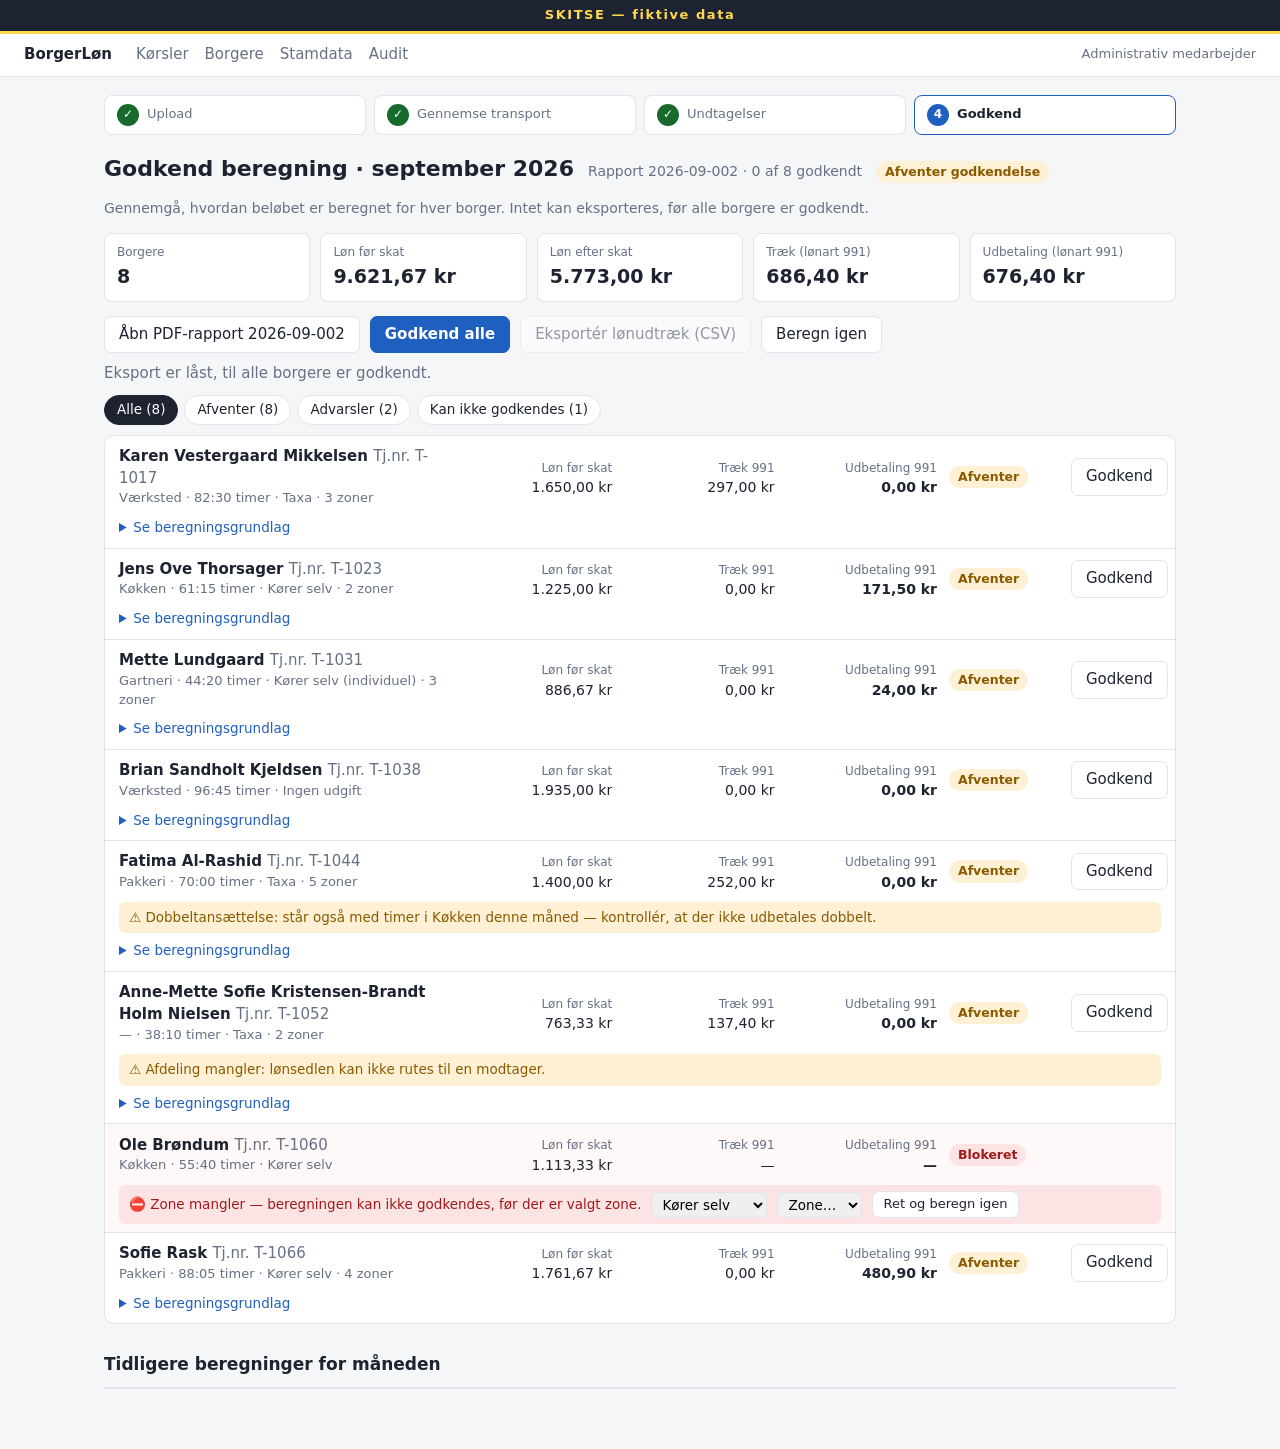
<file: docs/mockups/mockup-0001-approval-screen/index.html>
<!DOCTYPE html>
<html lang="da">
<head>
<meta charset="utf-8">
<meta name="viewport" content="width=device-width, initial-scale=1">
<title>SKITSE — Godkend beregning</title>
<style>
  :root {
    --bg: #f5f6f8; --card: #fff; --text: #1d2330; --mu: #667085; --border: #e1e4ea;
    --primary: #1f5fbf; --primary-d: #184c99;
    --ok-bg: #e4f4e8; --ok: #17692c; --warn-bg: #fdf0d5; --warn: #8a5a00;
    --err-bg: #fde4e4; --err: #a11a1a; --info-bg: #e3edfb; --info: #1f4f99;
  }
  * { box-sizing: border-box; }
  body { margin: 0; font: 15px/1.45 system-ui, "Segoe UI", Arial, sans-serif; background: var(--bg); color: var(--text); }
  .sketch-band { position: sticky; top: 0; z-index: 50; background: #1d2330; color: #ffd84d; text-align: center;
    font-weight: 700; letter-spacing: .12em; padding: 6px 10px; font-size: 13px; border-bottom: 3px solid #ffd84d; }
  header.app { background: var(--card); border-bottom: 1px solid var(--border); padding: 10px 24px; display: flex; align-items: center; gap: 24px; }
  header.app .logo { font-weight: 700; }
  header.app nav { display: flex; gap: 16px; color: var(--mu); }
  header.app nav span.on { color: var(--text); font-weight: 600; }
  header.app .user { margin-left: auto; color: var(--mu); font-size: 13px; }
  main { max-width: 1120px; margin: 0 auto; padding: 18px 24px 60px; }

  .stepper { display: flex; gap: 8px; margin-bottom: 18px; }
  .step { flex: 1; padding: 8px 12px; border-radius: 8px; background: var(--card); border: 1px solid var(--border); color: var(--mu); font-size: 13px; display: flex; gap: 8px; align-items: center; }
  .step b { display: inline-grid; place-items: center; width: 22px; height: 22px; border-radius: 50%; background: var(--border); color: var(--text); font-size: 12px; }
  .step.done b { background: var(--ok); color: #fff; }
  .step.on { border-color: var(--primary); color: var(--text); font-weight: 600; }
  .step.on b { background: var(--primary); color: #fff; }

  .head { display: flex; align-items: baseline; gap: 14px; flex-wrap: wrap; }
  h1 { font-size: 22px; margin: 0; }
  h2 { font-size: 17px; margin: 28px 0 10px; }
  .sub, .mu { color: var(--mu); }
  .sub { font-size: 14px; }
  .tiles { display: grid; grid-template-columns: repeat(5, 1fr); gap: 10px; margin: 14px 0; }
  .tile { background: var(--card); border: 1px solid var(--border); border-radius: 8px; padding: 10px 12px; }
  .tile .l { font-size: 12px; color: var(--mu); }
  .tile .v { font-size: 19px; font-weight: 650; margin-top: 2px; font-variant-numeric: tabular-nums; }

  .actions { display: flex; gap: 10px; align-items: center; flex-wrap: wrap; margin: 12px 0 6px; }
  button, .btn { font: inherit; padding: 7px 14px; border: 1px solid var(--border); background: var(--card); border-radius: 7px; cursor: pointer; color: var(--text); }
  button:hover { background: #eef0f4; }
  button.primary { background: var(--primary); border-color: var(--primary); color: #fff; font-weight: 600; }
  button.primary:hover { background: var(--primary-d); }
  button:disabled { opacity: .45; cursor: not-allowed; }
  .badge { display: inline-block; padding: 2px 9px; border-radius: 999px; font-size: 12.5px; font-weight: 600; }
  .badge.ok { background: var(--ok-bg); color: var(--ok); }
  .badge.warn { background: var(--warn-bg); color: var(--warn); }
  .badge.err { background: var(--err-bg); color: var(--err); }
  .badge.info { background: var(--info-bg); color: var(--info); }

  .filters { display: flex; gap: 6px; margin: 10px 0; }
  .filters button { border-radius: 999px; padding: 4px 12px; font-size: 13.5px; }
  .filters button.on { background: var(--text); color: #fff; border-color: var(--text); }

  .rows { background: var(--card); border: 1px solid var(--border); border-radius: 10px; overflow: hidden; }
  .item { border-bottom: 1px solid var(--border); }
  .item:last-child { border-bottom: none; }
  .item.blocked { background: #fff8f8; }
  .row { display: grid; grid-template-columns: minmax(220px, 2.2fr) repeat(3, 1fr) 110px 90px; gap: 12px; align-items: center; padding: 10px 14px; }
  .nm { margin: 0; font-weight: 600; }
  .row p.mu { margin: 0; font-size: 13px; }
  .right { text-align: right; font-variant-numeric: tabular-nums; white-space: nowrap; font-size: 14px; }
  .right .mu { font-size: 12px; }
  .flags { padding: 0 14px 8px; display: flex; flex-direction: column; gap: 5px; }
  .flag { font-size: 13.5px; padding: 6px 10px; border-radius: 6px; display: flex; gap: 10px; align-items: center; flex-wrap: wrap; }
  .flag.warn { background: var(--warn-bg); color: var(--warn); }
  .flag.err { background: var(--err-bg); color: var(--err); }
  .flag select, .flag input { font: inherit; padding: 3px 6px; border: 1px solid var(--border); border-radius: 5px; }
  .flag button { padding: 3px 10px; font-size: 13px; }
  details { padding: 0 14px 10px; }
  summary { cursor: pointer; color: var(--primary); font-size: 13.5px; }
  table.t { width: 100%; border-collapse: collapse; margin-top: 8px; font-size: 13.5px; }
  table.t th { text-align: left; color: var(--mu); font-weight: 600; border-bottom: 1px solid var(--border); padding: 5px 8px; }
  table.t td { padding: 5px 8px; border-bottom: 1px solid #f0f1f4; }
  table.t th.r, table.t td.r { text-align: right; font-variant-numeric: tabular-nums; white-space: nowrap; }
  table.t td.note { color: var(--mu); font-style: italic; }

  .hist { display: grid; grid-template-columns: 1fr 1.4fr 140px; gap: 12px; align-items: center; padding: 10px 14px; border-bottom: 1px solid var(--border); }
  .hist:last-child { border-bottom: none; }
  .confirm { background: var(--warn-bg); color: var(--warn); border: 1px solid #ecd49a; border-radius: 8px; padding: 10px 14px; margin: 8px 0; display: none; gap: 10px; align-items: center; flex-wrap: wrap; }
  .toast { position: fixed; bottom: 22px; left: 50%; transform: translateX(-50%); background: #1d2330; color: #fff; padding: 10px 18px; border-radius: 8px; font-size: 14px; opacity: 0; pointer-events: none; transition: opacity .2s; max-width: 80vw; text-align: center; }
  .toast.show { opacity: 1; }
  @media (max-width: 860px) { .tiles { grid-template-columns: repeat(2, 1fr); } .row { grid-template-columns: 1fr 1fr; } }
</style>
</head>
<body>
<div class="sketch-band">SKITSE — fiktive data</div>

<header class="app">
  <span class="logo">BorgerLøn</span>
  <nav><span>Kørsler</span><span>Borgere</span><span>Stamdata</span><span>Audit</span></nav>
  <span class="user">Administrativ medarbejder</span>
</header>

<main>
  <div class="stepper">
    <div class="step done"><b>✓</b> Upload</div>
    <div class="step done"><b>✓</b> Gennemse transport</div>
    <div class="step done"><b>✓</b> Undtagelser</div>
    <div class="step on"><b>4</b> Godkend</div>
  </div>

  <div class="head">
    <h1>Godkend beregning · september 2026</h1>
    <span class="sub" id="meta"></span>
    <span id="statusBadge"></span>
  </div>
  <p class="sub">Gennemgå, hvordan beløbet er beregnet for hver borger. Intet kan eksporteres, før alle borgere er godkendt.</p>

  <div class="tiles" id="tiles"></div>

  <div class="actions">
    <button id="pdfBtn">Åbn PDF-rapport</button>
    <button class="primary" id="approveAll">Godkend alle</button>
    <button id="reopen" style="display:none">Genåbn til rettelser</button>
    <button id="exportBtn">Eksportér lønudtræk (CSV)</button>
    <button id="recalcBtn">Beregn igen</button>
    <span class="mu" id="exportNote"></span>
  </div>
  <div class="confirm" id="recalcConfirm">
    <span><strong>Beregn igen?</strong> Der oprettes en ny rapport, og alle godkendelser bortfalder.</span>
    <button class="primary" id="recalcYes">Ja, beregn igen</button>
    <button id="recalcNo">Annullér</button>
  </div>

  <div class="filters" id="filters"></div>

  <div class="rows" id="rows"></div>

  <h2>Tidligere beregninger for måneden</h2>
  <div class="rows" id="hist"></div>
</main>

<div class="toast" id="toast"></div>

<script>
  // ---- Fiktive data (ingen rigtige personer, ingen personnumre) ----
  var RATE = 20;            // kr pr. time, før skat (fiktiv)
  var TAX = 0.40;           // skatteprocent (fiktiv)
  var MAX_SHARE = 0.30;     // højst 30 % af løn efter skat
  var ZONE_PRICE = { 1: 12, 2: 14, 3: 17, 4: 21, 5: 25, 6: 29 }; // pr. enkeltrejse (fiktive)

  var citizens = [
    { name: "Karen Vestergaard Mikkelsen", tj: "T-1017", dept: "Værksted", min: 82*60+30, transport: "taxa", zones: 3, days: 17, individual: false, warns: [] },
    { name: "Jens Ove Thorsager", tj: "T-1023", dept: "Køkken", min: 61*60+15, transport: "selv", zones: 2, days: 14, individual: false, warns: [] },
    { name: "Mette Lundgaard", tj: "T-1031", dept: "Gartneri", min: 44*60+20, transport: "selv", zones: 3, days: 4, individual: true, warns: [] },
    { name: "Brian Sandholt Kjeldsen", tj: "T-1038", dept: "Værksted", min: 96*60+45, transport: "ingen", zones: null, days: 0, individual: false, warns: [] },
    { name: "Fatima Al-Rashid", tj: "T-1044", dept: "Pakkeri", min: 70*60, transport: "taxa", zones: 5, days: 18, individual: false,
      warns: ["Dobbeltansættelse: står også med timer i Køkken denne måned — kontrollér, at der ikke udbetales dobbelt."] },
    { name: "Anne-Mette Sofie Kristensen-Brandt Holm Nielsen", tj: "T-1052", dept: "", min: 38*60+10, transport: "taxa", zones: 2, days: 12, individual: false,
      warns: ["Afdeling mangler: lønsedlen kan ikke rutes til en modtager."] },
    { name: "Ole Brøndum", tj: "T-1060", dept: "Køkken", min: 55*60+40, transport: "selv", zones: null, days: 13, individual: false, warns: [] },
    { name: "Sofie Rask", tj: "T-1066", dept: "Pakkeri", min: 88*60+5, transport: "selv", zones: 4, days: 19, individual: false, warns: [] }
  ];
  citizens.forEach(function (c) { c.approved = false; });

  var reportNo = 2;
  var history = [
    { id: "2026-09-001", when: "03.10.2026 08:41", user: "admin-demo" },
    { id: "2026-09-002", when: "03.10.2026 09:12", user: "admin-demo" }
  ];
  var filter = "alle";

  // ---- Beregning ----
  function r2(n) { return Math.round(n * 100) / 100; }
  function kr(n) { return n.toLocaleString("da-DK", { minimumFractionDigits: 2, maximumFractionDigits: 2 }) + " kr"; }
  function hm(min) { return Math.floor(min / 60) + ":" + String(min % 60).padStart(2, "0"); }
  function transportName(c) {
    return { taxa: "Taxa", selv: c.individual ? "Kører selv (individuel)" : "Kører selv", ingen: "Ingen udgift" }[c.transport];
  }
  function blockers(c) {
    var b = [];
    if (c.transport !== "ingen" && !c.zones) b.push("Zone mangler — beregningen kan ikke godkendes, før der er valgt zone.");
    return b;
  }
  function calc(c) {
    var hours = c.min / 60;
    var before = r2(hours * RATE);
    var after = r2(before * (1 - TAX));
    var steps = [];
    steps.push({ t: "Løn før skat (lønart 110)", f: "timer × timesats", i: hm(c.min) + " t × " + RATE + " kr", r: kr(before) });
    steps.push({ t: "Løn efter skat", f: "løn før skat × (1 − skat)", i: kr(before) + " × " + (1 - TAX).toFixed(2), r: kr(after) });
    var out = { before: before, after: after, deduction: 0, payout: 0, steps: steps, ok: true };
    if (c.transport === "ingen") {
      steps.push({ t: "Transport", f: "ingen udgift", i: "—", r: kr(0), note: "Ingen kørsel at beregne." });
      return out;
    }
    if (!c.zones) { out.ok = false; return out; }
    var ownZones = Math.min(c.zones, 2);
    var ownBase = r2(ZONE_PRICE[ownZones] * 2 * c.days);
    var cap = r2(after * MAX_SHARE);
    var own = Math.min(ownBase, cap);
    steps.push({ t: "Egenbetaling før loft", f: "zonepris (maks. 2 zoner) × 2 × dage", i: ZONE_PRICE[ownZones] + " × 2 × " + c.days + " d", r: kr(ownBase) });
    steps.push({ t: "Loft for egenbetaling", f: "30 % af løn efter skat", i: "30 % × " + kr(after), r: kr(cap) });
    steps.push({ t: "Egenbetaling", f: "mindste af de to", i: kr(ownBase) + " / " + kr(cap), r: kr(own),
      note: ownBase > cap ? "Loftet slår til: borgeren betaler højst 30 % af løn efter skat." : "" });
    if (c.transport === "taxa") {
      out.deduction = own;
      steps.push({ t: "Træk (lønart 991)", f: "egenbetaling", i: kr(own), r: kr(own), note: "Kommunen betaler taxaen; borgerens egenbetaling trækkes i lønnen." });
    } else {
      var gross = r2(ZONE_PRICE[c.zones] * 2 * c.days);
      var pay = Math.max(0, r2(gross - own));
      out.payout = pay;
      steps.push({ t: c.individual ? "Zonepris, individuel beregning" : "Zonepris, standard", f: "zonepris × 2 × " + (c.individual ? "fremmødedage" : "dage"),
        i: ZONE_PRICE[c.zones] + " × 2 × " + c.days + " d", r: kr(gross) });
      steps.push({ t: "Udbetaling (lønart 991)", f: "zonepris − egenbetaling", i: kr(gross) + " − " + kr(own), r: kr(pay) });
    }
    return out;
  }

  // ---- Visning ----
  function el(id) { return document.getElementById(id); }
  function esc(s) { return String(s).replace(/[&<>"]/g, function (m) { return { "&": "&amp;", "<": "&lt;", ">": "&gt;", '"': "&quot;" }[m]; }); }
  function toast(msg) {
    var t = el("toast"); t.textContent = msg; t.classList.add("show");
    clearTimeout(toast.h); toast.h = setTimeout(function () { t.classList.remove("show"); }, 2600);
  }
  function allApproved() { return citizens.every(function (c) { return c.approved; }); }

  function render() {
    var res = citizens.map(function (c) { return { c: c, r: calc(c), b: blockers(c) }; });
    var done = citizens.filter(function (c) { return c.approved; }).length;
    var sum = function (k) { return res.reduce(function (a, x) { return a + (x.r.ok ? x.r[k] : 0); }, 0); };
    var rid = "2026-09-" + String(reportNo).padStart(3, "0");
    var approved = allApproved();

    el("meta").textContent = "Rapport " + rid + " · " + done + " af " + citizens.length + " godkendt";
    el("statusBadge").innerHTML = approved ? '<span class="badge ok">Godkendt</span>' : '<span class="badge warn">Afventer godkendelse</span>';
    el("pdfBtn").textContent = "Åbn PDF-rapport " + rid;

    el("tiles").innerHTML = [
      ["Borgere", citizens.length],
      ["Løn før skat", kr(sum("before"))],
      ["Løn efter skat", kr(sum("after"))],
      ["Træk (lønart 991)", kr(sum("deduction"))],
      ["Udbetaling (lønart 991)", kr(sum("payout"))]
    ].map(function (t) { return '<div class="tile"><div class="l">' + t[0] + '</div><div class="v">' + t[1] + '</div></div>'; }).join("");

    var blockedN = res.filter(function (x) { return x.b.length; }).length;
    var warnN = res.filter(function (x) { return x.c.warns.length; }).length;
    var pendingN = citizens.length - done;
    var defs = [["alle", "Alle (" + citizens.length + ")"], ["afventer", "Afventer (" + pendingN + ")"],
      ["advarsler", "Advarsler (" + warnN + ")"], ["blokeret", "Kan ikke godkendes (" + blockedN + ")"]];
    el("filters").innerHTML = defs.map(function (d) {
      return '<button data-f="' + d[0] + '" class="' + (filter === d[0] ? "on" : "") + '">' + d[1] + '</button>';
    }).join("");

    el("approveAll").style.display = approved ? "none" : "";
    el("reopen").style.display = approved ? "" : "none";
    el("exportBtn").disabled = !approved;
    el("exportNote").textContent = approved ? "" : "Eksport er låst, til alle borgere er godkendt.";

    var shown = res.filter(function (x) {
      if (filter === "afventer") return !x.c.approved;
      if (filter === "advarsler") return x.c.warns.length > 0;
      if (filter === "blokeret") return x.b.length > 0;
      return true;
    });
    el("rows").innerHTML = shown.length ? shown.map(function (x) {
      var c = x.c, r = x.r, i = citizens.indexOf(c);
      var zoneTxt = c.transport !== "ingen" && c.zones ? " · " + c.zones + " zoner" : "";
      var badge = c.approved ? '<span class="badge ok">Godkendt</span>'
        : x.b.length ? '<span class="badge err">Blokeret</span>' : '<span class="badge warn">Afventer</span>';
      var btn = !c.approved && !x.b.length ? '<button data-approve="' + i + '">Godkend</button>' : "";
      var flags = x.b.map(function (m) {
        return '<div class="flag err"><span>⛔ ' + esc(m) + '</span>' +
          '<select id="tr' + i + '"><option value="taxa">Taxa</option><option value="selv"' + (c.transport === "selv" ? " selected" : "") + '>Kører selv</option><option value="ingen">Ingen udgift</option></select>' +
          '<select id="zn' + i + '"><option value="">Zone…</option>' + [1,2,3,4,5,6].map(function (z) { return '<option value="' + z + '">' + z + ' zoner</option>'; }).join("") + '</select>' +
          '<button data-fix="' + i + '">Ret og beregn igen</button></div>';
      }).join("") + c.warns.map(function (m) { return '<div class="flag warn"><span>⚠ ' + esc(m) + '</span></div>'; }).join("");
      var grund = r.steps.map(function (s, n) {
        return '<tr><td>' + (n + 1) + '</td><td>' + esc(s.t) + '</td><td>' + esc(s.f) + '</td><td>' + esc(s.i) + '</td><td class="r">' + esc(s.r) + '</td></tr>' +
          (s.note ? '<tr><td></td><td colspan="4" class="note">' + esc(s.note) + '</td></tr>' : "");
      }).join("");
      return '<div class="item' + (x.b.length ? " blocked" : "") + '">' +
        '<div class="row"><div><p class="nm">' + esc(c.name) + ' <span class="mu" style="font-weight:400">Tj.nr. ' + esc(c.tj) + '</span></p>' +
        '<p class="mu">' + (c.dept ? esc(c.dept) : "—") + ' · ' + hm(c.min) + ' timer · ' + transportName(c) + zoneTxt + '</p></div>' +
        '<span class="right"><span class="mu">Løn før skat</span><br>' + kr(r.before) + '</span>' +
        '<span class="right"><span class="mu">Træk 991</span><br>' + (r.ok ? kr(r.deduction) : "—") + '</span>' +
        '<span class="right"><span class="mu">Udbetaling 991</span><br><strong>' + (r.ok ? kr(r.payout) : "—") + '</strong></span>' +
        '<span>' + badge + '</span><span>' + btn + '</span></div>' +
        (flags ? '<div class="flags">' + flags + '</div>' : "") +
        (r.ok ? '<details><summary>Se beregningsgrundlag</summary><table class="t"><thead><tr><th>Nr.</th><th>Trin</th><th>Formel</th><th>Indsat</th><th class="r">Resultat</th></tr></thead><tbody>' + grund + '</tbody></table></details>' : "") +
        '</div>';
    }).join("") : '<div class="item"><div class="row" style="grid-template-columns:1fr"><span class="mu">Ingen borgere i dette filter.</span></div></div>';

    el("hist").innerHTML = history.slice().reverse().map(function (h, n) {
      return '<div class="hist"><span>' + h.id + (n === 0 ? ' <span class="badge info">Gældende</span>' : "") + '</span>' +
        '<span class="mu">' + h.when + ' · ' + h.user + '</span><button data-pdf="' + h.id + '">Åbn PDF</button></div>';
    }).join("");
  }

  function recalc(msg) {
    reportNo++;
    history.push({ id: "2026-09-" + String(reportNo).padStart(3, "0"), when: "22.10.2026 " + new Date().toTimeString().slice(0, 5), user: "admin-demo" });
    citizens.forEach(function (c) { c.approved = false; });
    toast(msg);
  }

  document.addEventListener("click", function (e) {
    var t = e.target;
    if (t.dataset.f) { filter = t.dataset.f; render(); }
    else if (t.dataset.approve !== undefined) { citizens[+t.dataset.approve].approved = true; render(); }
    else if (t.dataset.fix !== undefined) {
      var i = +t.dataset.fix, z = el("zn" + i).value;
      citizens[i].transport = el("tr" + i).value;
      if (citizens[i].transport !== "ingen" && !z) { toast("Vælg en zone først."); return; }
      citizens[i].zones = z ? +z : null;
      recalc("Beregnet igen som " + "2026-09-" + String(reportNo + 1).padStart(3, "0") + ". Tidligere godkendelser er bortfaldet.");
      render();
    }
    else if (t.dataset.pdf) { toast("Skitse: her åbnes PDF-rapporten " + t.dataset.pdf + " (uden CPR og adresse)."); }
    else if (t.id === "pdfBtn") { toast("Skitse: her åbnes PDF-rapporten (uden CPR og adresse)."); }
    else if (t.id === "approveAll") {
      var skipped = 0;
      citizens.forEach(function (c) { if (blockers(c).length) skipped++; else c.approved = true; });
      render();
      toast(skipped ? skipped + " borger kunne ikke godkendes og skal rettes først." : "Alle borgere er godkendt.");
    }
    else if (t.id === "reopen") { citizens.forEach(function (c) { c.approved = false; }); render(); toast("Kørslen er genåbnet. Godkendelserne er fjernet."); }
    else if (t.id === "exportBtn") { toast("Skitse: her hentes lønudtrækket (CSV) for lønart 110 og 991."); }
    else if (t.id === "recalcBtn") { el("recalcConfirm").style.display = "flex"; }
    else if (t.id === "recalcNo") { el("recalcConfirm").style.display = "none"; }
    else if (t.id === "recalcYes") { el("recalcConfirm").style.display = "none"; recalc("Beregnet igen. Tidligere godkendelser er bortfaldet."); render(); }
  });

  render();
</script>
</body>
</html>
</file>
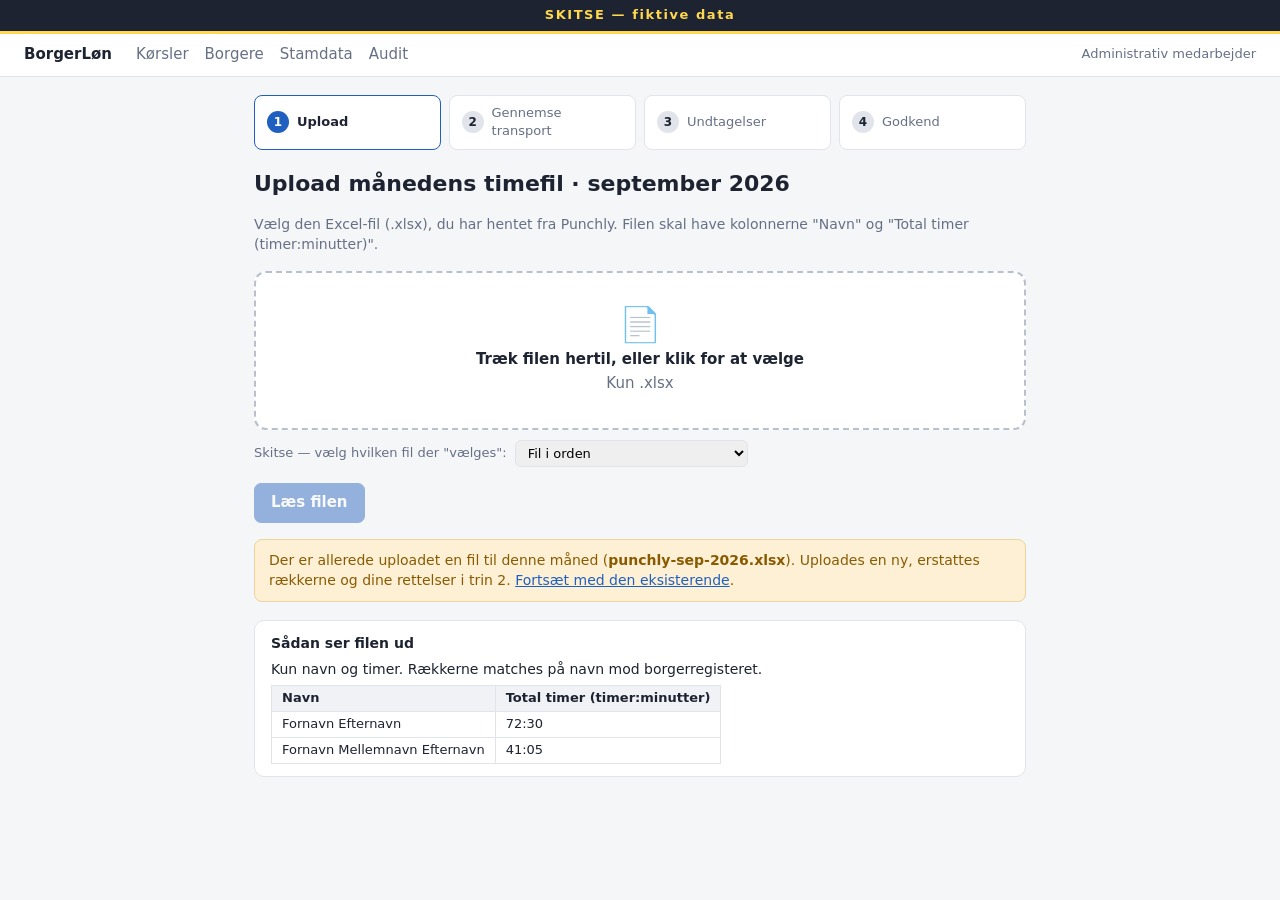
<file: docs/mockups/mockup-0002-upload-screen/index.html>
<!DOCTYPE html>
<html lang="da">
<head>
<meta charset="utf-8">
<meta name="viewport" content="width=device-width, initial-scale=1">
<title>SKITSE — Upload månedens timefil</title>
<style>
  :root {
    --bg: #f5f6f8; --card: #fff; --text: #1d2330; --mu: #667085; --border: #e1e4ea;
    --primary: #1f5fbf; --primary-d: #184c99;
    --ok-bg: #e4f4e8; --ok: #17692c; --warn-bg: #fdf0d5; --warn: #8a5a00;
    --err-bg: #fde4e4; --err: #a11a1a; --info-bg: #e3edfb; --info: #1f4f99;
  }
  * { box-sizing: border-box; }
  body { margin: 0; font: 15px/1.45 system-ui, "Segoe UI", Arial, sans-serif; background: var(--bg); color: var(--text); }
  .sketch-band { position: sticky; top: 0; z-index: 50; background: #1d2330; color: #ffd84d; text-align: center;
    font-weight: 700; letter-spacing: .12em; padding: 6px 10px; font-size: 13px; border-bottom: 3px solid #ffd84d; }
  header.app { background: var(--card); border-bottom: 1px solid var(--border); padding: 10px 24px; display: flex; align-items: center; gap: 24px; }
  header.app .logo { font-weight: 700; }
  header.app nav { display: flex; gap: 16px; color: var(--mu); }
  header.app .user { margin-left: auto; color: var(--mu); font-size: 13px; }
  main { max-width: 820px; margin: 0 auto; padding: 18px 24px 60px; }

  .stepper { display: flex; gap: 8px; margin-bottom: 18px; }
  .step { flex: 1; padding: 8px 12px; border-radius: 8px; background: var(--card); border: 1px solid var(--border); color: var(--mu); font-size: 13px; display: flex; gap: 8px; align-items: center; }
  .step b { display: inline-grid; place-items: center; width: 22px; height: 22px; border-radius: 50%; background: var(--border); color: var(--text); font-size: 12px; }
  .step.done b { background: var(--ok); color: #fff; }
  .step.on { border-color: var(--primary); color: var(--text); font-weight: 600; }
  .step.on b { background: var(--primary); color: #fff; }

  h1 { font-size: 22px; margin: 0 0 4px; }
  .sub, .mu { color: var(--mu); }
  .sub { font-size: 14px; }
  .drop { margin-top: 16px; border: 2px dashed #b9c0cd; border-radius: 12px; background: var(--card); padding: 34px 20px; text-align: center; cursor: pointer; transition: background .15s, border-color .15s; }
  .drop:hover, .drop.over { background: var(--info-bg); border-color: var(--primary); }
  .drop.has { border-style: solid; border-color: var(--ok); background: #f7fcf8; }
  .drop .big { font-size: 34px; line-height: 1; }
  .drop .fn { font-weight: 650; margin: 8px 0 2px; }
  .picker { display: flex; align-items: center; gap: 8px; margin-top: 10px; font-size: 13px; color: var(--mu); }
  .picker select { font: inherit; padding: 4px 8px; border: 1px solid var(--border); border-radius: 6px; }
  .actions { display: flex; gap: 12px; align-items: center; flex-wrap: wrap; margin: 16px 0; }
  button { font: inherit; padding: 8px 16px; border: 1px solid var(--border); background: var(--card); border-radius: 7px; cursor: pointer; color: var(--text); }
  button:hover { background: #eef0f4; }
  button.primary { background: var(--primary); border-color: var(--primary); color: #fff; font-weight: 600; }
  button.primary:hover { background: var(--primary-d); }
  button:disabled { opacity: .45; cursor: not-allowed; }
  .msg { padding: 8px 12px; border-radius: 7px; font-size: 14px; }
  .msg.bad { background: var(--err-bg); color: var(--err); }
  .note { margin-top: 14px; padding: 10px 14px; border: 1px solid #ecd49a; background: var(--warn-bg); color: var(--warn); border-radius: 8px; font-size: 14px; }
  .note a { color: var(--primary); cursor: pointer; text-decoration: underline; }
  .hint { margin-top: 18px; background: var(--card); border: 1px solid var(--border); border-radius: 10px; padding: 12px 16px; font-size: 14px; }
  .hint h3 { margin: 0 0 6px; font-size: 14px; }
  .hint table { border-collapse: collapse; font-size: 13px; margin-top: 6px; }
  .hint th, .hint td { border: 1px solid var(--border); padding: 3px 10px; text-align: left; }
  .hint th { background: #f0f2f6; }

  .result { margin-top: 20px; background: var(--card); border: 1px solid var(--border); border-radius: 10px; padding: 16px; display: none; }
  .result h2 { font-size: 17px; margin: 0 0 10px; }
  .cards { display: grid; grid-template-columns: repeat(4, 1fr); gap: 10px; }
  .card { border: 1px solid var(--border); border-radius: 8px; padding: 10px 12px; }
  .card .l { font-size: 12px; color: var(--mu); }
  .card .v { font-size: 22px; font-weight: 650; }
  .card.ok .v { color: var(--ok); } .card.warn .v { color: var(--warn); } .card.err .v { color: var(--err); }
  table.t { width: 100%; border-collapse: collapse; margin-top: 14px; font-size: 14px; }
  table.t th { text-align: left; color: var(--mu); font-weight: 600; border-bottom: 1px solid var(--border); padding: 5px 8px; }
  table.t td { padding: 6px 8px; border-bottom: 1px solid #f0f1f4; }
  .badge { display: inline-block; padding: 2px 9px; border-radius: 999px; font-size: 12.5px; font-weight: 600; }
  .badge.ok { background: var(--ok-bg); color: var(--ok); }
  .badge.warn { background: var(--warn-bg); color: var(--warn); }
  .badge.err { background: var(--err-bg); color: var(--err); }
  .spin { display: none; margin-left: 8px; color: var(--mu); }
  .toast { position: fixed; bottom: 22px; left: 50%; transform: translateX(-50%); background: #1d2330; color: #fff; padding: 10px 18px; border-radius: 8px; font-size: 14px; opacity: 0; pointer-events: none; transition: opacity .2s; }
  .toast.show { opacity: 1; }
  @media (max-width: 700px) { .cards { grid-template-columns: repeat(2, 1fr); } }
</style>
</head>
<body>
<div class="sketch-band">SKITSE — fiktive data</div>

<header class="app">
  <span class="logo">BorgerLøn</span>
  <nav><span>Kørsler</span><span>Borgere</span><span>Stamdata</span><span>Audit</span></nav>
  <span class="user">Administrativ medarbejder</span>
</header>

<main>
  <div class="stepper">
    <div class="step on"><b>1</b> Upload</div>
    <div class="step"><b>2</b> Gennemse transport</div>
    <div class="step"><b>3</b> Undtagelser</div>
    <div class="step"><b>4</b> Godkend</div>
  </div>

  <h1>Upload månedens timefil · september 2026</h1>
  <p class="sub">Vælg den Excel-fil (.xlsx), du har hentet fra Punchly. Filen skal have kolonnerne "Navn" og "Total timer (timer:minutter)".</p>

  <div class="drop" id="drop" tabindex="0">
    <div class="big">📄</div>
    <p class="fn" id="fn">Træk filen hertil, eller klik for at vælge</p>
    <p class="mu" id="fnSub" style="margin:0">Kun .xlsx</p>
  </div>

  <div class="picker">
    <span>Skitse — vælg hvilken fil der "vælges":</span>
    <select id="scenario">
      <option value="ok">Fil i orden</option>
      <option value="format">Forkert filtype (.pdf)</option>
      <option value="cols">Kolonnerne mangler</option>
      <option value="time">Ugyldige timer i nogle rækker</option>
    </select>
  </div>

  <div class="actions">
    <button class="primary" id="readBtn" disabled>Læs filen</button>
    <span class="spin" id="spin">Læser filen…</span>
    <span class="msg bad" id="err" role="alert" style="display:none"></span>
  </div>

  <div class="note" id="existing">
    Der er allerede uploadet en fil til denne måned (<strong>punchly-sep-2026.xlsx</strong>). Uploades en ny, erstattes rækkerne og dine rettelser i trin 2.
    <a id="continueOld">Fortsæt med den eksisterende</a>.
  </div>

  <div class="result" id="result">
    <h2>Filen er læst</h2>
    <div class="cards" id="cards"></div>
    <table class="t" id="needs">
      <thead><tr><th>Række</th><th>Navn i filen</th><th>Timer</th><th>Match</th></tr></thead>
      <tbody id="needsBody"></tbody>
    </table>
    <div class="actions"><button class="primary" id="goOn">Fortsæt til Gennemse transport</button>
      <span class="mu">Usikre match afklares dér. Intet gættes.</span></div>
  </div>

  <div class="hint">
    <h3>Sådan ser filen ud</h3>
    Kun navn og timer. Rækkerne matches på navn mod borgerregisteret.
    <table>
      <tr><th>Navn</th><th>Total timer (timer:minutter)</th></tr>
      <tr><td>Fornavn Efternavn</td><td>72:30</td></tr>
      <tr><td>Fornavn Mellemnavn Efternavn</td><td>41:05</td></tr>
    </table>
  </div>
</main>

<div class="toast" id="toast"></div>

<script>
  function el(id) { return document.getElementById(id); }
  function toast(m) { var t = el("toast"); t.textContent = m; t.classList.add("show"); clearTimeout(toast.h); toast.h = setTimeout(function () { t.classList.remove("show"); }, 2400); }

  var scenarios = {
    ok:     { file: "punchly-sep-2026-ny.xlsx" },
    format: { file: "timer-september.pdf" },
    cols:   { file: "punchly-sep-2026-forkert.xlsx" },
    time:   { file: "punchly-sep-2026-fejl.xlsx" }
  };
  var chosen = null;

  function choose() {
    chosen = el("scenario").value;
    el("drop").classList.add("has");
    el("fn").textContent = scenarios[chosen].file;
    el("fnSub").textContent = "Klik for at vælge en anden";
    el("readBtn").disabled = false;
    el("err").style.display = "none";
    el("result").style.display = "none";
  }
  el("drop").addEventListener("click", choose);
  el("drop").addEventListener("keydown", function (e) { if (e.key === "Enter" || e.key === " ") { e.preventDefault(); choose(); } });
  el("drop").addEventListener("dragover", function (e) { e.preventDefault(); el("drop").classList.add("over"); });
  el("drop").addEventListener("dragleave", function () { el("drop").classList.remove("over"); });
  el("drop").addEventListener("drop", function (e) { e.preventDefault(); el("drop").classList.remove("over"); choose(); });
  el("scenario").addEventListener("change", function () { if (chosen) choose(); });

  function showError(m) { var e = el("err"); e.textContent = m; e.style.display = ""; el("result").style.display = "none"; }

  el("readBtn").addEventListener("click", function () {
    el("err").style.display = "none";
    el("spin").style.display = "inline";
    setTimeout(function () {
      el("spin").style.display = "none";
      if (chosen === "format") return showError("Filen skal være en Excel-fil i formatet .xlsx.");
      if (chosen === "cols") return showError("Kunne ikke finde kolonnerne 'Navn' og 'Total timer' i filen.");
      if (chosen === "time") return showError("Række 8: 'Total timer' kan ikke læses (\"7,5 t\"). Række 19: 'Total timer' er tom. Ret filen i Punchly eller Excel, og upload igen.");
      showResult();
    }, 500);
  });

  function showResult() {
    var cards = [["Rækker læst", 47, ""], ["Matchet", 44, "ok"], ["Flere mulige", 1, "warn"], ["Ingen match", 2, "err"]];
    el("cards").innerHTML = cards.map(function (c) {
      return '<div class="card ' + c[2] + '"><div class="l">' + c[0] + '</div><div class="v">' + c[1] + '</div></div>';
    }).join("");
    var rows = [
      [12, "Pia Hammershøj", "58:20", '<span class="badge warn">Flere mulige (2)</span>'],
      [27, "Nikolaj Brix-Lauridsen", "63:45", '<span class="badge err">Ingen match</span>'],
      [41, "Gitte M. Rønnow", "31:10", '<span class="badge err">Ingen match</span>']
    ];
    el("needsBody").innerHTML = rows.map(function (r) {
      return "<tr><td>" + r[0] + "</td><td>" + r[1] + "</td><td>" + r[2] + "</td><td>" + r[3] + "</td></tr>";
    }).join("");
    el("result").style.display = "block";
    el("result").scrollIntoView({ behavior: "smooth", block: "nearest" });
  }

  el("goOn").addEventListener("click", function () { toast("Skitse: her går brugeren videre til Gennemse transport."); });
  el("continueOld").addEventListener("click", function () { toast("Skitse: her åbnes den eksisterende fil i Gennemse transport."); });
</script>
</body>
</html>
</file>
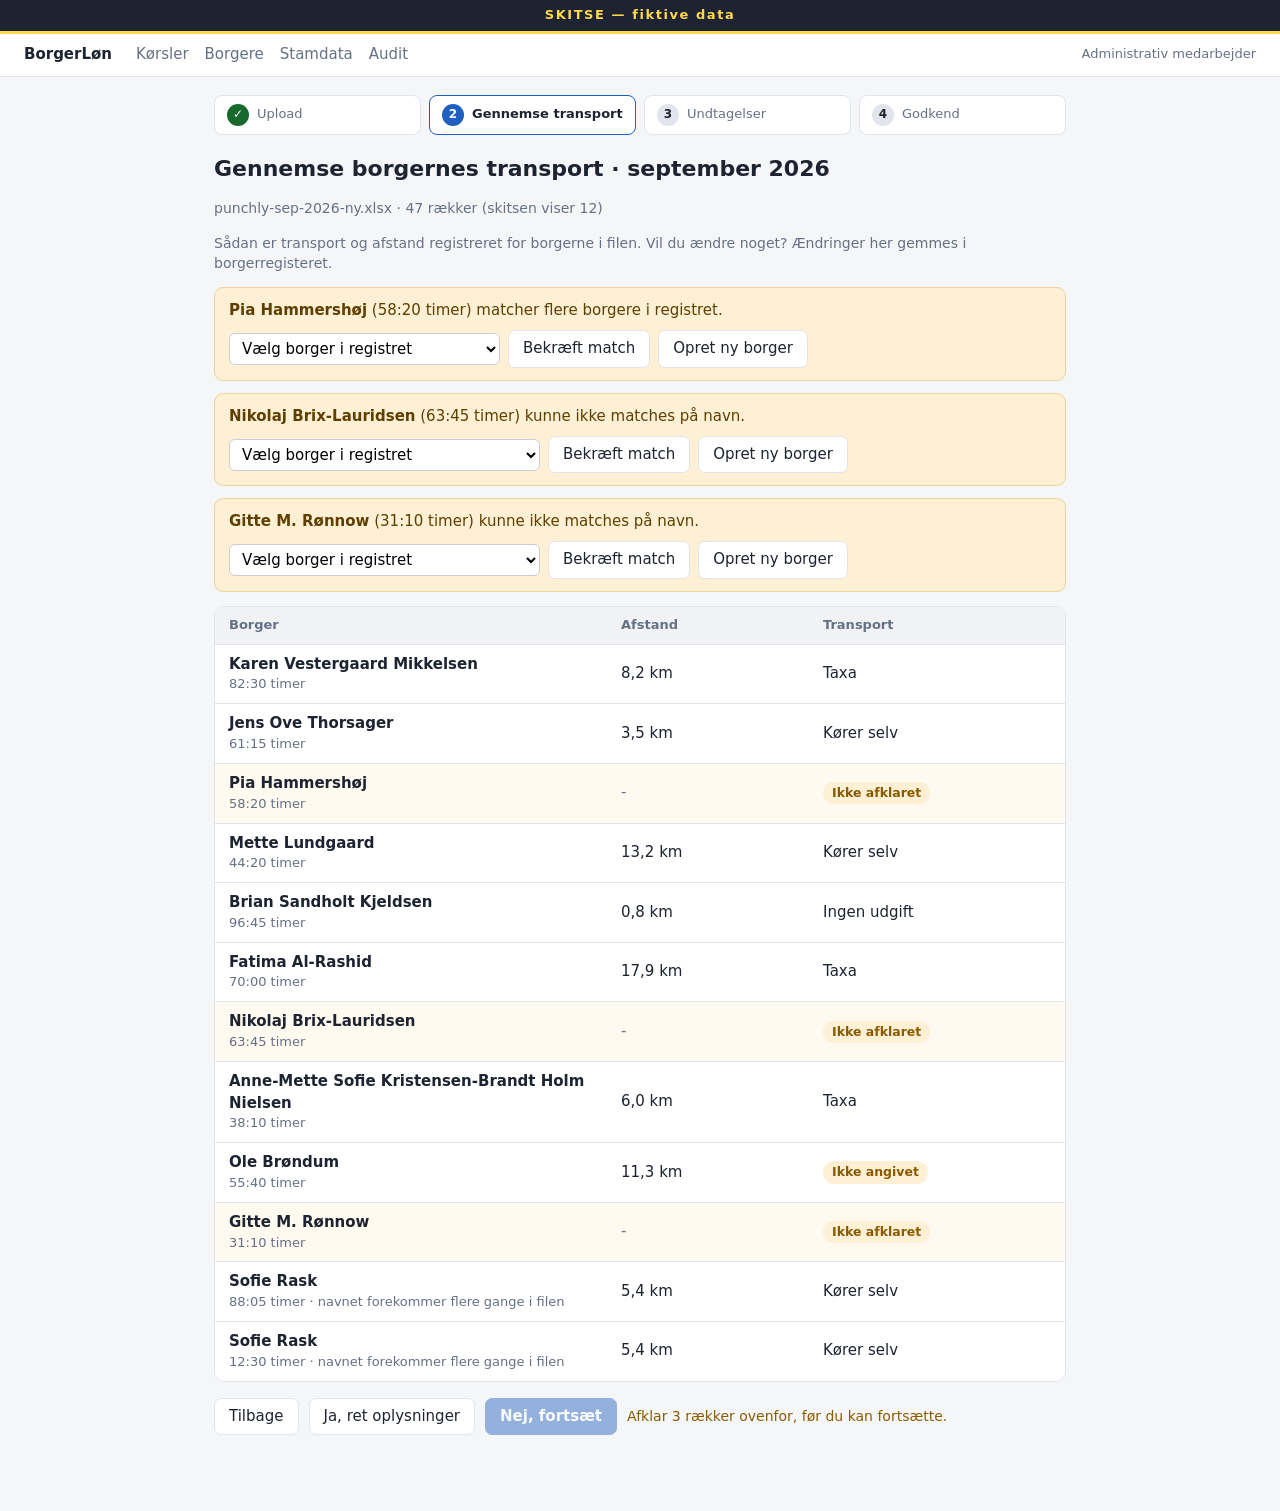
<file: docs/mockups/mockup-0003-review-transport/index.html>
<!DOCTYPE html>
<html lang="da">
<head>
<meta charset="utf-8">
<meta name="viewport" content="width=device-width, initial-scale=1">
<title>SKITSE — Gennemse transport</title>
<style>
  :root {
    --bg: #f5f6f8; --card: #fff; --text: #1d2330; --mu: #667085; --border: #e1e4ea;
    --primary: #1f5fbf; --primary-d: #184c99;
    --ok-bg: #e4f4e8; --ok: #17692c; --warn-bg: #fdf0d5; --warn: #8a5a00;
    --err-bg: #fde4e4; --err: #a11a1a; --info-bg: #e3edfb; --info: #1f4f99;
  }
  * { box-sizing: border-box; }
  body { margin: 0; font: 15px/1.45 system-ui, "Segoe UI", Arial, sans-serif; background: var(--bg); color: var(--text); }
  .sketch-band { position: sticky; top: 0; z-index: 50; background: #1d2330; color: #ffd84d; text-align: center;
    font-weight: 700; letter-spacing: .12em; padding: 6px 10px; font-size: 13px; border-bottom: 3px solid #ffd84d; }
  header.app { background: var(--card); border-bottom: 1px solid var(--border); padding: 10px 24px; display: flex; align-items: center; gap: 24px; }
  header.app .logo { font-weight: 700; }
  header.app nav { display: flex; gap: 16px; color: var(--mu); }
  header.app .user { margin-left: auto; color: var(--mu); font-size: 13px; }
  main { max-width: 900px; margin: 0 auto; padding: 18px 24px 60px; }

  .stepper { display: flex; gap: 8px; margin-bottom: 18px; }
  .step { flex: 1; padding: 8px 12px; border-radius: 8px; background: var(--card); border: 1px solid var(--border); color: var(--mu); font-size: 13px; display: flex; gap: 8px; align-items: center; }
  .step b { display: inline-grid; place-items: center; width: 22px; height: 22px; border-radius: 50%; background: var(--border); color: var(--text); font-size: 12px; }
  .step.done b { background: var(--ok); color: #fff; }
  .step.on { border-color: var(--primary); color: var(--text); font-weight: 600; }
  .step.on b { background: var(--primary); color: #fff; }

  .head { display: flex; align-items: baseline; gap: 14px; flex-wrap: wrap; }
  h1 { font-size: 22px; margin: 0; }
  .sub, .mu { color: var(--mu); }
  .sub { font-size: 14px; }

  .alertbox { margin: 12px 0; padding: 12px 14px; border: 1px solid #ecd49a; background: var(--warn-bg); border-radius: 9px; }
  .alertbox p { margin: 0 0 8px; color: #5f3f00; }
  .alertbox .f { display: flex; gap: 8px; align-items: center; flex-wrap: wrap; }
  select, input[type=number] { font: inherit; padding: 5px 8px; border: 1px solid #c9ced8; border-radius: 6px; background: #fff; }
  button, .btn { font: inherit; padding: 7px 14px; border: 1px solid var(--border); background: var(--card); border-radius: 7px; cursor: pointer; color: var(--text); }
  button:hover { background: #eef0f4; }
  button.primary { background: var(--primary); border-color: var(--primary); color: #fff; font-weight: 600; }
  button.primary:hover { background: var(--primary-d); }
  button:disabled { opacity: .45; cursor: not-allowed; }

  .rows { margin-top: 14px; background: var(--card); border: 1px solid var(--border); border-radius: 10px; overflow: hidden; }
  .row { display: grid; grid-template-columns: minmax(240px, 2fr) 1fr 1.2fr; gap: 12px; align-items: center; padding: 9px 14px; border-bottom: 1px solid var(--border); }
  .row:last-child { border-bottom: none; }
  .row.head-row { background: #f0f2f6; color: var(--mu); font-size: 13px; font-weight: 600; }
  .row.unres { background: #fffaf0; }
  .nm { margin: 0; font-weight: 600; }
  .row p.mu { margin: 0; font-size: 13px; }
  .badge { display: inline-block; padding: 2px 9px; border-radius: 999px; font-size: 12.5px; font-weight: 600; }
  .badge.ok { background: var(--ok-bg); color: var(--ok); }
  .badge.warn { background: var(--warn-bg); color: var(--warn); }
  .badge.info { background: var(--info-bg); color: var(--info); }
  .edit-banner { margin-top: 12px; padding: 8px 12px; background: var(--info-bg); color: var(--info); border-radius: 8px; font-size: 14px; display: none; }
  .actions { display: flex; gap: 10px; align-items: center; flex-wrap: wrap; margin: 16px 0; }
  .actions .hint { color: var(--warn); font-size: 14px; }
  .toast { position: fixed; bottom: 22px; left: 50%; transform: translateX(-50%); background: #1d2330; color: #fff; padding: 10px 18px; border-radius: 8px; font-size: 14px; opacity: 0; pointer-events: none; transition: opacity .2s; max-width: 80vw; text-align: center; }
  .toast.show { opacity: 1; }
  @media (max-width: 700px) { .row { grid-template-columns: 1fr 1fr; } }
</style>
</head>
<body>
<div class="sketch-band">SKITSE — fiktive data</div>

<header class="app">
  <span class="logo">BorgerLøn</span>
  <nav><span>Kørsler</span><span>Borgere</span><span>Stamdata</span><span>Audit</span></nav>
  <span class="user">Administrativ medarbejder</span>
</header>

<main>
  <div class="stepper">
    <div class="step done"><b>✓</b> Upload</div>
    <div class="step on"><b>2</b> Gennemse transport</div>
    <div class="step"><b>3</b> Undtagelser</div>
    <div class="step"><b>4</b> Godkend</div>
  </div>

  <div class="head">
    <h1>Gennemse borgernes transport · september 2026</h1>
    <span class="sub" id="meta"></span>
  </div>
  <p class="sub">Sådan er transport og afstand registreret for borgerne i filen. Vil du ændre noget? Ændringer her gemmes i borgerregisteret.</p>

  <div id="alerts"></div>
  <div class="edit-banner" id="editBanner">Du retter oplysninger. Ændringerne gemmes i borgerregisteret, når du trykker "Gem og fortsæt".</div>

  <div class="rows" id="rows"></div>

  <div class="actions" id="actions"></div>
</main>

<div class="toast" id="toast"></div>

<script>
  // ---- Fiktive data (ingen rigtige personer, ingen personnumre) ----
  var TRANSPORT = { taxa: "Taxa", selv: "Kører selv", ingen: "Ingen udgift" };

  // Registret (kun de borgere, der kan vælges til uafklarede rækker)
  var registry = {
    pia1: { name: "Pia Hammershøj", tj: "T-2011", km: 4.8, transport: "taxa" },
    pia2: { name: "Pia Hammershøj", tj: "T-2087", km: 12.4, transport: "selv" },
    nik:  { name: "Nikolaj Brix Lauridsen", tj: "T-2043", km: 9.1, transport: "taxa" },
    git:  { name: "Gitte Marie Rønnow", tj: "T-2056", km: 15.7, transport: "" }
  };

  var lines = [
    { file: "Karen Vestergaard Mikkelsen", min: 82*60+30, b: { name: "Karen Vestergaard Mikkelsen", km: 8.2, transport: "taxa" } },
    { file: "Jens Ove Thorsager",          min: 61*60+15, b: { name: "Jens Ove Thorsager", km: 3.5, transport: "selv" } },
    { file: "Pia Hammershøj",              min: 58*60+20, b: null, status: "flertydig", options: ["pia1", "pia2"] },
    { file: "Mette Lundgaard",             min: 44*60+20, b: { name: "Mette Lundgaard", km: 13.2, transport: "selv" } },
    { file: "Brian Sandholt Kjeldsen",     min: 96*60+45, b: { name: "Brian Sandholt Kjeldsen", km: 0.8, transport: "ingen" } },
    { file: "Fatima Al-Rashid",            min: 70*60,    b: { name: "Fatima Al-Rashid", km: 17.9, transport: "taxa" } },
    { file: "Nikolaj Brix-Lauridsen",      min: 63*60+45, b: null, status: "ingen", options: ["nik", "git"] },
    { file: "Anne-Mette Sofie Kristensen-Brandt Holm Nielsen", min: 38*60+10, b: { name: "Anne-Mette Sofie Kristensen-Brandt Holm Nielsen", km: 6.0, transport: "taxa" } },
    { file: "Ole Brøndum",                 min: 55*60+40, b: { name: "Ole Brøndum", km: 11.3, transport: "" } },
    { file: "Gitte M. Rønnow",             min: 31*60+10, b: null, status: "ingen", options: ["git", "nik"] },
    { file: "Sofie Rask",                  min: 88*60+5,  b: { name: "Sofie Rask", km: 5.4, transport: "selv" }, dup: true },
    { file: "Sofie Rask",                  min: 12*60+30, b: { name: "Sofie Rask", km: 5.4, transport: "selv" }, dup: true }
  ];
  var total = 47; // rækker i filen; skitsen viser et udsnit
  var editing = false;

  function el(id) { return document.getElementById(id); }
  function esc(s) { return String(s).replace(/[&<>"]/g, function (m) { return { "&": "&amp;", "<": "&lt;", ">": "&gt;", '"': "&quot;" }[m]; }); }
  function hm(min) { return Math.floor(min / 60) + ":" + String(min % 60).padStart(2, "0"); }
  function km(n) { return n.toLocaleString("da-DK", { minimumFractionDigits: 1, maximumFractionDigits: 1 }) + " km"; }
  function toast(m) { var t = el("toast"); t.textContent = m; t.classList.add("show"); clearTimeout(toast.h); toast.h = setTimeout(function () { t.classList.remove("show"); }, 2600); }
  function unresolved() { return lines.filter(function (l) { return !l.b; }); }

  function render() {
    var un = unresolved();
    el("meta").textContent = "punchly-sep-2026-ny.xlsx · " + total + " rækker (skitsen viser " + lines.length + ")";

    el("alerts").innerHTML = un.map(function (l) {
      var i = lines.indexOf(l);
      var msg = l.status === "flertydig" ? "matcher flere borgere i registret" : "kunne ikke matches på navn";
      return '<div class="alertbox"><p><strong>' + esc(l.file) + '</strong> (' + hm(l.min) + ' timer) ' + msg + '.</p>' +
        '<div class="f"><select id="pick' + i + '" style="min-width:260px" aria-label="Vælg borger til ' + esc(l.file) + '">' +
        '<option value="">Vælg borger i registret</option>' +
        l.options.map(function (k) { return '<option value="' + k + '">' + esc(registry[k].name) + ' (Tj.nr. ' + registry[k].tj + ')</option>'; }).join("") +
        '</select><button data-confirm="' + i + '">Bekræft match</button>' +
        '<button data-new="' + i + '">Opret ny borger</button></div></div>';
    }).join("");

    el("editBanner").style.display = editing ? "block" : "none";

    var html = '<div class="row head-row"><span>Borger</span><span>Afstand</span><span>Transport</span></div>';
    lines.forEach(function (l, i) {
      var b = l.b;
      html += '<div class="row' + (b ? "" : " unres") + '"><div><p class="nm">' + esc(b ? b.name : l.file) + '</p>' +
        '<p class="mu">' + hm(l.min) + ' timer' + (l.dup ? " · navnet forekommer flere gange i filen" : "") + '</p></div>';
      if (!b) {
        html += '<span class="mu">-</span><span><span class="badge warn">Ikke afklaret</span></span>';
      } else if (editing) {
        html += '<span><input type="number" step="0.1" min="0" style="width:100px" data-km="' + i + '" value="' + b.km + '" aria-label="Afstand i km"> km</span>' +
          '<select data-tr="' + i + '" aria-label="Transport">' +
          (b.transport ? "" : '<option value="" selected disabled>Vælg</option>') +
          Object.keys(TRANSPORT).map(function (k) { return '<option value="' + k + '"' + (b.transport === k ? " selected" : "") + '>' + TRANSPORT[k] + '</option>'; }).join("") +
          '</select>';
      } else {
        html += '<span>' + km(b.km) + '</span><span>' +
          (b.transport ? TRANSPORT[b.transport] : '<span class="badge warn">Ikke angivet</span>') + '</span>';
      }
      html += '</div>';
    });
    el("rows").innerHTML = html;

    var missing = lines.filter(function (l) { return l.b && !l.b.transport; }).length;
    var a = '<button id="back">Tilbage</button>';
    if (editing) {
      a += '<button id="cancel">Annuller</button><button class="primary" id="save">Gem og fortsæt</button>';
    } else {
      a += '<button id="edit">Ja, ret oplysninger</button><button class="primary" id="go"' + (un.length ? " disabled" : "") + '>Nej, fortsæt</button>';
      if (un.length) a += '<span class="hint">Afklar ' + un.length + ' række' + (un.length > 1 ? "r" : "") + ' ovenfor, før du kan fortsætte.</span>';
      else if (missing) a += '<span class="hint">' + missing + ' borger har ikke angivet transport — det rettes i næste trin.</span>';
    }
    el("actions").innerHTML = a;
  }

  document.addEventListener("click", function (e) {
    var t = e.target, d = t.dataset;
    if (d.confirm !== undefined) {
      var i = +d.confirm, key = el("pick" + i).value;
      if (!key) { toast("Vælg en borger først."); return; }
      var r = registry[key];
      lines[i].b = { name: r.name, km: r.km, transport: r.transport };
      render(); toast("Match bekræftet: " + r.name + ".");
    }
    else if (d.new !== undefined) toast("Skitse: her åbnes formularen til at oprette en ny borger, med navnet udfyldt.");
    else if (t.id === "edit") { editing = true; render(); }
    else if (t.id === "cancel") { editing = false; render(); }
    else if (t.id === "save") {
      document.querySelectorAll("[data-km]").forEach(function (inp) { lines[+inp.dataset.km].b.km = parseFloat(inp.value) || 0; });
      document.querySelectorAll("[data-tr]").forEach(function (sel) { lines[+sel.dataset.tr].b.transport = sel.value; });
      editing = false; render(); toast("Skitse: ændringerne er gemt i borgerregisteret. Her går brugeren videre til Undtagelser.");
    }
    else if (t.id === "go") toast("Skitse: her går brugeren videre til Undtagelser.");
    else if (t.id === "back") toast("Skitse: her går brugeren tilbage til Upload.");
  });

  render();
</script>
</body>
</html>
</file>
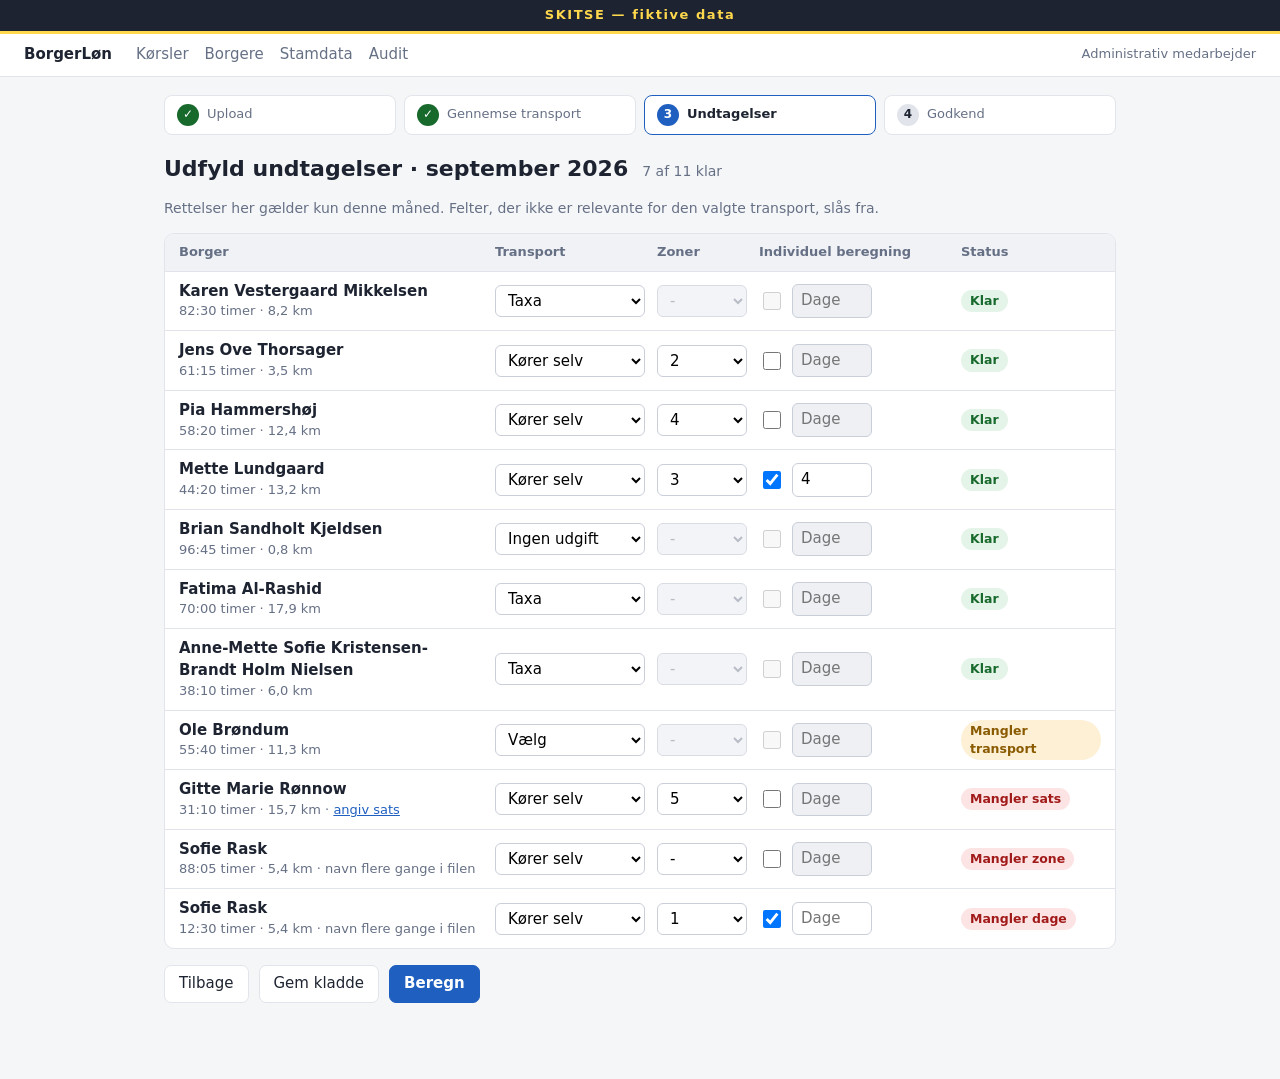
<file: docs/mockups/mockup-0004-exceptions-screen/index.html>
<!DOCTYPE html>
<html lang="da">
<head>
<meta charset="utf-8">
<meta name="viewport" content="width=device-width, initial-scale=1">
<title>SKITSE — Udfyld undtagelser</title>
<style>
  :root {
    --bg: #f5f6f8; --card: #fff; --text: #1d2330; --mu: #667085; --border: #e1e4ea;
    --primary: #1f5fbf; --primary-d: #184c99;
    --ok-bg: #e4f4e8; --ok: #17692c; --warn-bg: #fdf0d5; --warn: #8a5a00;
    --err-bg: #fde4e4; --err: #a11a1a; --info-bg: #e3edfb; --info: #1f4f99;
  }
  * { box-sizing: border-box; }
  body { margin: 0; font: 15px/1.45 system-ui, "Segoe UI", Arial, sans-serif; background: var(--bg); color: var(--text); }
  .sketch-band { position: sticky; top: 0; z-index: 50; background: #1d2330; color: #ffd84d; text-align: center;
    font-weight: 700; letter-spacing: .12em; padding: 6px 10px; font-size: 13px; border-bottom: 3px solid #ffd84d; }
  header.app { background: var(--card); border-bottom: 1px solid var(--border); padding: 10px 24px; display: flex; align-items: center; gap: 24px; }
  header.app .logo { font-weight: 700; }
  header.app nav { display: flex; gap: 16px; color: var(--mu); }
  header.app .user { margin-left: auto; color: var(--mu); font-size: 13px; }
  main { max-width: 1000px; margin: 0 auto; padding: 18px 24px 60px; }

  .stepper { display: flex; gap: 8px; margin-bottom: 18px; }
  .step { flex: 1; padding: 8px 12px; border-radius: 8px; background: var(--card); border: 1px solid var(--border); color: var(--mu); font-size: 13px; display: flex; gap: 8px; align-items: center; }
  .step b { display: inline-grid; place-items: center; width: 22px; height: 22px; border-radius: 50%; background: var(--border); color: var(--text); font-size: 12px; }
  .step.done b { background: var(--ok); color: #fff; }
  .step.on { border-color: var(--primary); color: var(--text); font-weight: 600; }
  .step.on b { background: var(--primary); color: #fff; }

  .head { display: flex; align-items: baseline; gap: 14px; flex-wrap: wrap; }
  h1 { font-size: 22px; margin: 0; }
  .sub, .mu { color: var(--mu); }
  .sub { font-size: 14px; }

  .rows { margin-top: 14px; background: var(--card); border: 1px solid var(--border); border-radius: 10px; overflow: hidden; }
  .row { display: grid; grid-template-columns: minmax(230px, 2.2fr) 150px 90px 190px 140px; gap: 12px; align-items: center; padding: 9px 14px; border-bottom: 1px solid var(--border); }
  .row:last-child { border-bottom: none; }
  .row.head-row { background: #f0f2f6; color: var(--mu); font-size: 13px; font-weight: 600; }
  .nm { margin: 0; font-weight: 600; }
  .row p.mu { margin: 0; font-size: 13px; }
  .row a { color: var(--primary); cursor: pointer; text-decoration: underline; }
  select, input[type=number] { font: inherit; padding: 5px 8px; border: 1px solid #c9ced8; border-radius: 6px; background: #fff; max-width: 100%; }
  select:disabled, input:disabled { background: #eef0f4; color: #9aa1af; cursor: not-allowed; }
  .ind { display: flex; gap: 8px; align-items: center; }
  .ind input[type=checkbox] { width: 18px; height: 18px; }
  .ind input[type=number] { width: 80px; }
  .badge { display: inline-block; padding: 2px 9px; border-radius: 999px; font-size: 12.5px; font-weight: 600; }
  .badge.ok { background: var(--ok-bg); color: var(--ok); }
  .badge.warn { background: var(--warn-bg); color: var(--warn); }
  .badge.bad { background: var(--err-bg); color: var(--err); }

  button, .btn { font: inherit; padding: 7px 14px; border: 1px solid var(--border); background: var(--card); border-radius: 7px; cursor: pointer; color: var(--text); }
  button:hover { background: #eef0f4; }
  button.primary { background: var(--primary); border-color: var(--primary); color: #fff; font-weight: 600; }
  button.primary:hover { background: var(--primary-d); }
  .actions { display: flex; gap: 10px; align-items: center; flex-wrap: wrap; margin: 16px 0; }
  .msg { font-size: 14px; padding: 6px 10px; border-radius: 6px; }
  .msg.bad { background: var(--err-bg); color: var(--err); }
  .toast { position: fixed; bottom: 22px; left: 50%; transform: translateX(-50%); background: #1d2330; color: #fff; padding: 10px 18px; border-radius: 8px; font-size: 14px; opacity: 0; pointer-events: none; transition: opacity .2s; max-width: 80vw; text-align: center; }
  .toast.show { opacity: 1; }
  @media (max-width: 860px) { .row { grid-template-columns: 1fr 1fr; } }
</style>
</head>
<body>
<div class="sketch-band">SKITSE — fiktive data</div>

<header class="app">
  <span class="logo">BorgerLøn</span>
  <nav><span>Kørsler</span><span>Borgere</span><span>Stamdata</span><span>Audit</span></nav>
  <span class="user">Administrativ medarbejder</span>
</header>

<main>
  <div class="stepper">
    <div class="step done"><b>✓</b> Upload</div>
    <div class="step done"><b>✓</b> Gennemse transport</div>
    <div class="step on"><b>3</b> Undtagelser</div>
    <div class="step"><b>4</b> Godkend</div>
  </div>

  <div class="head">
    <h1>Udfyld undtagelser · september 2026</h1>
    <span class="sub" id="cnt"></span>
  </div>
  <p class="sub">Rettelser her gælder kun denne måned. Felter, der ikke er relevante for den valgte transport, slås fra.</p>

  <div class="rows" id="rows"></div>

  <div class="actions">
    <button id="back">Tilbage</button>
    <button id="draft">Gem kladde</button>
    <button class="primary" id="calc">Beregn</button>
    <span class="msg" id="msg" role="alert"></span>
  </div>
</main>

<div class="toast" id="toast"></div>

<script>
  // ---- Fiktive data (ingen rigtige personer, ingen personnumre) ----
  var ZONES = [1, 2, 3, 4, 5, 6];
  var TRANSPORT = { taxa: "Taxa", selv: "Kører selv", ingen: "Ingen udgift" };

  var lines = [
    { name: "Karen Vestergaard Mikkelsen", min: 82*60+30, km: 8.2,  t: "taxa", z: "", ind: false, d: "" },
    { name: "Jens Ove Thorsager",          min: 61*60+15, km: 3.5,  t: "selv", z: "2", ind: false, d: "" },
    { name: "Pia Hammershøj",              min: 58*60+20, km: 12.4, t: "selv", z: "4", ind: false, d: "" },
    { name: "Mette Lundgaard",             min: 44*60+20, km: 13.2, t: "selv", z: "3", ind: true, d: "4" },
    { name: "Brian Sandholt Kjeldsen",     min: 96*60+45, km: 0.8,  t: "ingen", z: "", ind: false, d: "" },
    { name: "Fatima Al-Rashid",            min: 70*60,    km: 17.9, t: "taxa", z: "", ind: false, d: "" },
    { name: "Anne-Mette Sofie Kristensen-Brandt Holm Nielsen", min: 38*60+10, km: 6.0, t: "taxa", z: "", ind: false, d: "" },
    { name: "Ole Brøndum",                 min: 55*60+40, km: 11.3, t: "", z: "", ind: false, d: "" },
    { name: "Gitte Marie Rønnow",          min: 31*60+10, km: 15.7, t: "selv", z: "5", ind: false, d: "", noRate: true },
    { name: "Sofie Rask",                  min: 88*60+5,  km: 5.4,  t: "selv", z: "", ind: false, d: "", dup: true },
    { name: "Sofie Rask",                  min: 12*60+30, km: 5.4,  t: "selv", z: "1", ind: true, d: "", dup: true }
  ];

  function el(id) { return document.getElementById(id); }
  function esc(s) { return String(s).replace(/[&<>"]/g, function (m) { return { "&": "&amp;", "<": "&lt;", ">": "&gt;", '"': "&quot;" }[m]; }); }
  function hm(min) { return Math.floor(min / 60) + ":" + String(min % 60).padStart(2, "0"); }
  function km(n) { return n.toLocaleString("da-DK", { minimumFractionDigits: 1, maximumFractionDigits: 1 }); }
  function toast(m) { var t = el("toast"); t.textContent = m; t.classList.add("show"); clearTimeout(toast.h); toast.h = setTimeout(function () { t.classList.remove("show"); }, 2600); }

  // Samme regler som i løsningsforslaget: kører selv åbner zoner og individuel beregning
  function status(l) {
    var selv = l.t === "selv", d = Number(l.d);
    if (l.noRate) return ["Mangler sats", "bad"];
    if (!l.t) return ["Mangler transport", "warn"];
    if (selv && !l.z) return ["Mangler zone", "bad"];
    if (selv && l.ind && !(Number.isInteger(d) && d >= 1 && d <= 31)) return ["Mangler dage", "bad"];
    return ["Klar", "ok"];
  }

  function render() {
    var klar = 0;
    el("rows").innerHTML = '<div class="row head-row"><span>Borger</span><span>Transport</span><span>Zoner</span><span>Individuel beregning</span><span>Status</span></div>' +
      lines.map(function (l, i) {
        var selv = l.t === "selv", s = status(l);
        if (s[1] === "ok") klar++;
        return '<div class="row"><div><p class="nm">' + esc(l.name) + '</p><p class="mu">' + hm(l.min) + ' timer · ' + km(l.km) + ' km' +
          (l.dup ? " · navn flere gange i filen" : "") + (l.noRate ? ' · <a data-rate="' + i + '">angiv sats</a>' : "") + '</p></div>' +
          '<select data-f="t" data-i="' + i + '" aria-label="Transport for ' + esc(l.name) + '"><option value=""' + (l.t ? "" : " selected") + '>Vælg</option>' +
          Object.keys(TRANSPORT).map(function (k) { return '<option value="' + k + '"' + (l.t === k ? " selected" : "") + '>' + TRANSPORT[k] + '</option>'; }).join("") + '</select>' +
          '<select data-f="z" data-i="' + i + '"' + (selv ? "" : " disabled") + ' aria-label="Zoner for ' + esc(l.name) + '"><option value="">-</option>' +
          ZONES.map(function (z) { return '<option value="' + z + '"' + (String(z) === l.z ? " selected" : "") + '>' + z + '</option>'; }).join("") + '</select>' +
          '<div class="ind"><input type="checkbox" data-f="ind" data-i="' + i + '"' + (selv ? "" : " disabled") + (l.ind ? " checked" : "") + ' aria-label="Individuel beregning for ' + esc(l.name) + '">' +
          '<input type="number" min="1" max="31" placeholder="Dage" data-f="d" data-i="' + i + '"' + (selv && l.ind ? "" : " disabled") + ' value="' + esc(l.d) + '" aria-label="Fremmødedage for ' + esc(l.name) + '"></div>' +
          '<span><span class="badge ' + s[1] + '">' + s[0] + '</span></span></div>';
      }).join("");
    el("cnt").textContent = klar + " af " + lines.length + " klar";
  }

  // Ændring af et felt opdaterer data og tegner kun den række der ændrede sig, så fokus ikke mistes
  document.addEventListener("change", function (e) {
    var t = e.target, f = t.dataset.f; if (!f) return;
    var l = lines[+t.dataset.i];
    if (f === "t") { l.t = t.value; if (l.t !== "selv") { l.z = ""; l.ind = false; l.d = ""; } }
    else if (f === "z") l.z = t.value;
    else if (f === "ind") { l.ind = t.checked; if (!l.ind) l.d = ""; }
    else if (f === "d") l.d = t.value;
    el("msg").textContent = ""; el("msg").className = "msg";
    render();
  });

  document.addEventListener("click", function (e) {
    var t = e.target;
    if (t.dataset.rate !== undefined) {
      lines[+t.dataset.rate].noRate = false; render();
      toast("Skitse: her åbnes borgerens kort, hvor satsen angives. Satsen er nu sat.");
    }
    else if (t.id === "back") toast("Skitse: her går brugeren tilbage til Gennemse transport.");
    else if (t.id === "draft") toast("Skitse: kladden er gemt. Intet er beregnet endnu.");
    else if (t.id === "calc") {
      var mangler = lines.filter(function (l) { return status(l)[1] !== "ok"; }).length;
      if (mangler) {
        el("msg").className = "msg bad";
        el("msg").textContent = mangler + (mangler === 1 ? " borger mangler" : " borgere mangler") + " oplysninger, før du kan beregne";
      } else toast("Skitse: her beregnes kørslen, og brugeren går videre til Godkend.");
    }
  });

  render();
</script>
</body>
</html>
</file>
